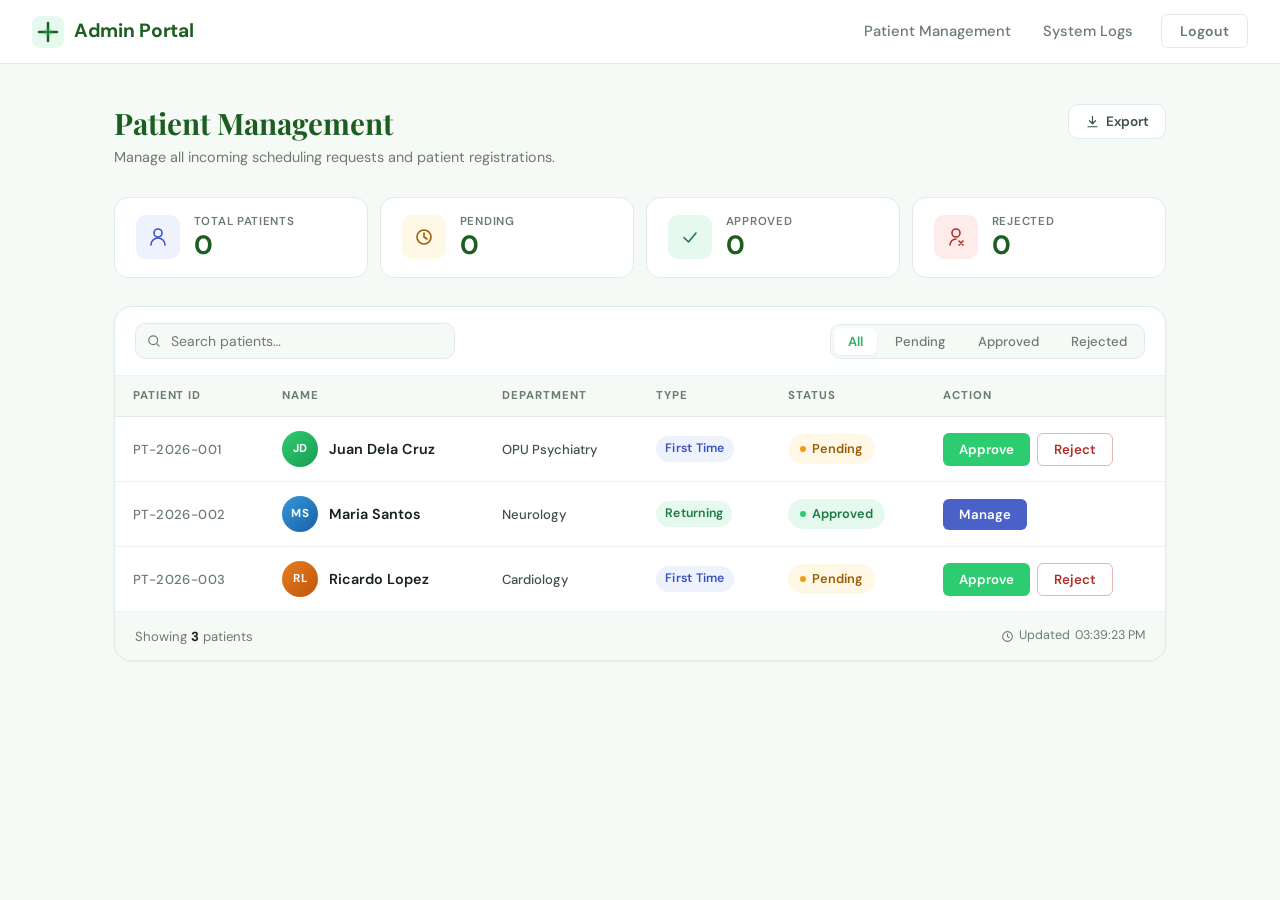
<file: pages/admin-dashboard.html>
<!doctype html>
<html lang="en">
  <head>
    <meta charset="UTF-8" />
    <meta name="viewport" content="width=device-width, initial-scale=1.0" />
    <title>Admin Portal | Dashboard</title>
    <link rel="stylesheet" href="../public/css/global.css" />
    <link rel="stylesheet" href="../public/css/navigation.css" />
    <link rel="stylesheet" href="../public/css/dashboard.css" />
  </head>
  <body class="bg-light">

    <!-- ── Navbar ── -->
    <nav class="navbar" id="navbar">
      <a class="logo" href="#">
        <svg class="logo-icon" viewBox="0 0 32 32" fill="none" xmlns="http://www.w3.org/2000/svg">
          <rect width="32" height="32" rx="8" fill="#2ecc71" fill-opacity=".12"/>
          <path d="M16 7v18M7 16h18" stroke="#1b5e20" stroke-width="2.5" stroke-linecap="round"/>
          <circle cx="16" cy="16" r="4" fill="#2ecc71" fill-opacity=".3"/>
        </svg>
        Admin Portal
      </a>

      <button class="hamburger" id="hamburger" aria-label="Toggle menu" aria-expanded="false">
        <span></span><span></span><span></span>
      </button>

      <ul class="nav-links" id="navLinks" role="list">
        <li><a href="admin-dashboard.html" class="active-nav">Patient Management</a></li>
        <li><a href="system-logs.html">System Logs</a></li>
        <li>
          <button class="btn-logout" onclick="window.location.href='../index.html'">Logout</button>
        </li>
      </ul>
    </nav>

    <!-- ── Toast ── -->
    <div class="toast" id="successToast" role="alert" aria-live="assertive">
      <span class="toast-icon">✓</span>
      <span class="toast-msg" id="toastMsg">Action completed successfully.</span>
    </div>

    <!-- ── Page ── -->
    <main class="page-wrapper">

      <!-- Page Header -->
      <header class="page-header">
        <div class="page-header-left">
          <h1 class="page-title">Patient Management</h1>
          <p class="page-subtitle">Manage all incoming scheduling requests and patient registrations.</p>
        </div>
        <div class="page-header-right">
          <button class="btn-export" id="exportBtn" title="Export table as CSV">
            <svg viewBox="0 0 20 20" fill="none" xmlns="http://www.w3.org/2000/svg">
              <path d="M10 3v10M6 9l4 4 4-4M4 17h12" stroke="currentColor" stroke-width="1.6" stroke-linecap="round" stroke-linejoin="round"/>
            </svg>
            Export
          </button>
        </div>
      </header>

      <!-- Summary Cards -->
      <div class="stat-grid" id="statGrid">
        <div class="stat-card">
          <div class="stat-icon icon-blue">
            <svg viewBox="0 0 20 20" fill="none"><path d="M10 10a4 4 0 1 0 0-8 4 4 0 0 0 0 8Zm-7 8a7 7 0 0 1 14 0" stroke="currentColor" stroke-width="1.6" stroke-linecap="round"/></svg>
          </div>
          <div>
            <p class="stat-label">Total Patients</p>
            <p class="stat-value" id="statTotal">0</p>
          </div>
        </div>
        <div class="stat-card">
          <div class="stat-icon icon-amber">
            <svg viewBox="0 0 20 20" fill="none"><circle cx="10" cy="10" r="7" stroke="currentColor" stroke-width="1.6"/><path d="M10 6v4l3 2" stroke="currentColor" stroke-width="1.6" stroke-linecap="round"/></svg>
          </div>
          <div>
            <p class="stat-label">Pending</p>
            <p class="stat-value" id="statPending">0</p>
          </div>
        </div>
        <div class="stat-card">
          <div class="stat-icon icon-green">
            <svg viewBox="0 0 20 20" fill="none"><path d="M4 10.5l4.5 4.5L16 6" stroke="currentColor" stroke-width="1.6" stroke-linecap="round" stroke-linejoin="round"/></svg>
          </div>
          <div>
            <p class="stat-label">Approved</p>
            <p class="stat-value" id="statApproved">0</p>
          </div>
        </div>
        <div class="stat-card">
          <div class="stat-icon icon-red">
            <svg viewBox="0 0 20 20" fill="none"><path d="M10 10a4 4 0 1 0 0-8 4 4 0 0 0 0 8ZM4 18a6 6 0 0 1 6-6" stroke="currentColor" stroke-width="1.6" stroke-linecap="round"/><path d="M13 14l4 4m0-4-4 4" stroke="currentColor" stroke-width="1.6" stroke-linecap="round"/></svg>
          </div>
          <div>
            <p class="stat-label">Rejected</p>
            <p class="stat-value" id="statRejected">0</p>
          </div>
        </div>
      </div>

      <!-- Table Card -->
      <div class="table-card">

        <!-- Toolbar -->
        <div class="table-toolbar">
          <div class="search-wrap">
            <svg class="search-icon" viewBox="0 0 20 20" fill="none">
              <circle cx="9" cy="9" r="5.5" stroke="currentColor" stroke-width="1.5"/>
              <path d="m13.5 13.5 3 3" stroke="currentColor" stroke-width="1.5" stroke-linecap="round"/>
            </svg>
            <input class="search-input" id="searchInput" type="search" placeholder="Search patients…" autocomplete="off" />
          </div>

          <div class="filter-group">
            <button class="filter-btn active" data-filter="all">All</button>
            <button class="filter-btn" data-filter="pending">Pending</button>
            <button class="filter-btn" data-filter="approved">Approved</button>
            <button class="filter-btn" data-filter="rejected">Rejected</button>
          </div>
        </div>

        <div class="table-responsive">
          <table class="data-table" id="patientTable">
            <thead>
              <tr>
                <th>Patient ID</th>
                <th>Name</th>
                <th>Department</th>
                <th>Type</th>
                <th>Status</th>
                <th>Action</th>
              </tr>
            </thead>
            <tbody id="patientBody">
              <tr data-id="PT-2026-001" data-status="pending">
                <td data-label="Patient ID">
                  <span class="patient-id">PT-2026-001</span>
                </td>
                <td data-label="Name">
                  <div class="patient-cell">
                    <div class="avatar av-a">JD</div>
                    <span class="patient-name">Juan Dela Cruz</span>
                  </div>
                </td>
                <td data-label="Department">
                  <span class="dept-tag">OPU Psychiatry</span>
                </td>
                <td data-label="Type">
                  <span class="type-badge first-time">First Time</span>
                </td>
                <td data-label="Status">
                  <span class="status-badge pending">
                    <span class="status-dot"></span>Pending
                  </span>
                </td>
                <td data-label="Action">
                  <div class="action-group">
                    <button class="btn-action approve-btn" title="Approve patient">Approve</button>
                    <button class="btn-action reject-btn" title="Reject patient">Reject</button>
                  </div>
                </td>
              </tr>
              <tr data-id="PT-2026-002" data-status="approved">
                <td data-label="Patient ID">
                  <span class="patient-id">PT-2026-002</span>
                </td>
                <td data-label="Name">
                  <div class="patient-cell">
                    <div class="avatar av-b">MS</div>
                    <span class="patient-name">Maria Santos</span>
                  </div>
                </td>
                <td data-label="Department">
                  <span class="dept-tag">Neurology</span>
                </td>
                <td data-label="Type">
                  <span class="type-badge returning">Returning</span>
                </td>
                <td data-label="Status">
                  <span class="status-badge approved">
                    <span class="status-dot"></span>Approved
                  </span>
                </td>
                <td data-label="Action">
                  <div class="action-group">
                    <button class="btn-action manage-btn" title="Manage patient">Manage</button>
                  </div>
                </td>
              </tr>
              <tr data-id="PT-2026-003" data-status="pending">
                <td data-label="Patient ID">
                  <span class="patient-id">PT-2026-003</span>
                </td>
                <td data-label="Name">
                  <div class="patient-cell">
                    <div class="avatar av-c">RL</div>
                    <span class="patient-name">Ricardo Lopez</span>
                  </div>
                </td>
                <td data-label="Department">
                  <span class="dept-tag">Cardiology</span>
                </td>
                <td data-label="Type">
                  <span class="type-badge first-time">First Time</span>
                </td>
                <td data-label="Status">
                  <span class="status-badge pending">
                    <span class="status-dot"></span>Pending
                  </span>
                </td>
                <td data-label="Action">
                  <div class="action-group">
                    <button class="btn-action approve-btn" title="Approve patient">Approve</button>
                    <button class="btn-action reject-btn" title="Reject patient">Reject</button>
                  </div>
                </td>
              </tr>
            </tbody>
          </table>
        </div>

        <!-- Empty state (hidden by default) -->
        <div class="empty-state" id="emptyState" hidden>
          <svg viewBox="0 0 64 64" fill="none" xmlns="http://www.w3.org/2000/svg">
            <circle cx="32" cy="32" r="28" fill="#e8f8f0"/>
            <path d="M22 32h20M32 22v20" stroke="#2ecc71" stroke-width="2.5" stroke-linecap="round"/>
          </svg>
          <p class="empty-title">No patients found</p>
          <p class="empty-sub">Try adjusting your search or filter.</p>
        </div>

        <!-- Table footer -->
        <div class="table-footer">
          <span class="row-count" id="rowCount">Showing <strong>3</strong> patients</span>
          <span class="last-updated-label">
            <svg viewBox="0 0 16 16" fill="none"><circle cx="8" cy="8" r="6" stroke="currentColor" stroke-width="1.3"/><path d="M8 5v3l2 1.5" stroke="currentColor" stroke-width="1.3" stroke-linecap="round"/></svg>
            Updated <span id="updatedTime">—</span>
          </span>
        </div>

      </div><!-- /table-card -->
    </main>

    <!-- Confirm Modal -->
    <div class="modal-overlay" id="confirmModal" role="dialog" aria-modal="true" aria-labelledby="modalTitle" hidden>
      <div class="modal-card">
        <div class="modal-icon" id="modalIcon">
          <svg viewBox="0 0 24 24" fill="none"><path d="M12 9v4m0 4h.01M10.29 3.86L1.82 18a2 2 0 0 0 1.71 3h16.94a2 2 0 0 0 1.71-3L13.71 3.86a2 2 0 0 0-3.42 0Z" stroke="currentColor" stroke-width="1.8" stroke-linecap="round" stroke-linejoin="round"/></svg>
        </div>
        <h3 class="modal-title" id="modalTitle">Confirm Action</h3>
        <p class="modal-body" id="modalBody">Are you sure?</p>
        <div class="modal-actions">
          <button class="btn-modal-cancel" id="modalCancel">Cancel</button>
          <button class="btn-modal-confirm" id="modalConfirm">Confirm</button>
        </div>
      </div>
    </div>

    <script src="../public/js/utils.js"></script>
    <script src="../public/js/navigation.js"></script>
    <script src="../public/js/dashboard.js"></script>
  </body>
</html>
</file>
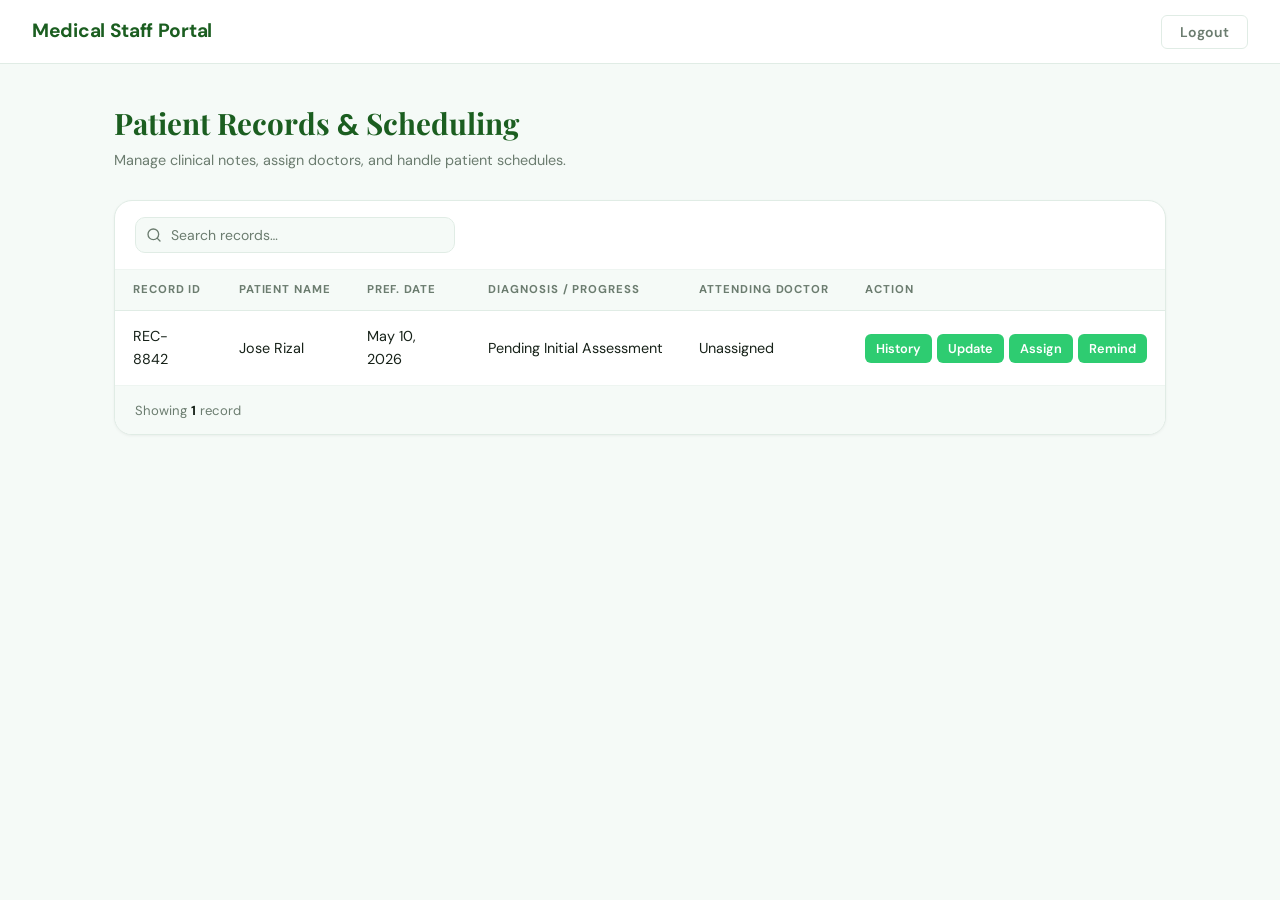
<file: pages/staff-dashboard.html>
<!doctype html>
<html lang="en">
  <head>
    <meta charset="UTF-8" />
    <meta name="viewport" content="width=device-width, initial-scale=1.0" />
    <title>Staff Portal | Patient Records</title>
    <link rel="stylesheet" href="../public/css/global.css" />
    <link rel="stylesheet" href="../public/css/navigation.css" />
    <link rel="stylesheet" href="../public/css/dashboard.css" />
    <link rel="stylesheet" href="../public/css/modal-export.css" />
    <link rel="stylesheet" href="../public/css/forms.css" />
  </head>
  <body class="bg-light">

    <!-- ── Navbar ── -->
    <nav class="navbar" id="navbar">
      <div class="logo">Medical Staff Portal</div>
      <ul class="nav-links" id="navLinks">
        <li>
          <button class="btn-logout" onclick="window.location.href = '../index.html'">Logout</button>
        </li>
      </ul>
    </nav>

    <!-- ── Page content ── -->
    <div class="page-wrapper">

      <div class="page-header">
        <div>
          <h2 class="page-title">Patient Records <span style="font-family:'DM Sans',sans-serif;font-weight:700;">&</span> Scheduling</h2>
          <p class="page-subtitle">Manage clinical notes, assign doctors, and handle patient schedules.</p>
        </div>
      </div>

      <div class="table-card">

        <div class="table-toolbar">
          <div class="search-wrap">
            <svg class="search-icon" viewBox="0 0 24 24" fill="none" stroke="currentColor" stroke-width="2" stroke-linecap="round" stroke-linejoin="round">
              <circle cx="11" cy="11" r="8"/><path d="m21 21-4.35-4.35"/>
            </svg>
            <input
              type="text"
              id="staffSearch"
              class="search-input"
              placeholder="Search records…"
            />
          </div>
        </div>

        <div class="table-responsive" id="staffTableWrap">
          <table class="data-table" id="recordsTable">
            <thead>
              <tr>
                <th>Record ID</th>
                <th>Patient Name</th>
                <th>Pref. Date</th>
                <th>Diagnosis / Progress</th>
                <th>Attending Doctor</th>
                <th>Action</th>
              </tr>
            </thead>
            <tbody id="recordsBody">
              <tr data-id="REC-8842" data-prefdate="2026-05-10" data-assigneddate="">
                <td data-label="Record ID">REC-8842</td>
                <td data-label="Name">Jose Rizal</td>
                <td data-label="Pref. Date">May 10, 2026</td>
                <td data-label="Diagnosis">Pending Initial Assessment</td>
                <td data-label="Attending">Unassigned</td>
                <td data-label="Action">
                  <div class="action-group">
                    <button class="btn-action view-btn">History</button>
                    <button class="btn-action update-btn">Update</button>
                    <button class="btn-action assign-btn">Assign</button>
                    <button class="btn-action remind-btn">Remind</button>
                  </div>
                </td>
              </tr>
            </tbody>
          </table>
        </div>

        <div class="table-footer">
          <p class="row-count" id="rowCount">Showing <strong>1</strong> record</p>
        </div>

      </div><!-- /.table-card -->
    </div><!-- /.page-wrapper -->

    <!-- ── Action Modal ── -->
    <div id="actionModal" class="modal-overlay">
      <div class="modal-box">

        <div class="print-header">
          <div class="print-header-inner">
            <div class="print-header-content">
              <h3 id="modalTitle" class="print-clinic-name">Patient Record Details</h3>
              <p id="modalPatientInfo" class="print-ref"></p>
            </div>
          </div>
        </div>

        <div class="print-body">

          <!-- History -->
          <div id="viewSection">
            <div class="print-section">
              <p class="print-section-title">Past Medical Consultations</p>
              <div class="print-value" id="historyContent"></div>
            </div>
          </div>

          <!-- Update -->
          <div id="updateSection">
            <div class="print-section">
              <p class="print-section-title">New Progress Note</p>
              <textarea id="progressInput" rows="5" placeholder="Enter clinical observations, medication updates…"></textarea>
            </div>
          </div>

          <!-- Assign -->
          <div id="assignSection">
            <div class="print-section">
              <p class="print-section-title">Doctor Assignment & Scheduling</p>

              <div class="form-group">
                <label>Patient's Preferred Date</label>
                <input type="date" id="prefDate" readonly />
              </div>

              <div class="form-group">
                <label>Select Available Doctor</label>
                <select id="doctorSelect">
                  <option value="">-- Choose a Doctor --</option>
                  <option value="Dr. Alonzo" data-avail="2026-05-10">Dr. Alonzo (Avail: May 10)</option>
                  <option value="Dr. Reyes"  data-avail="2026-05-12">Dr. Reyes (Avail: May 12)</option>
                  <option value="Dr. Santos" data-avail="2026-05-15">Dr. Santos (Avail: May 15)</option>
                </select>
              </div>

              <div class="form-group">
                <label>Scheduled Appointment Date</label>
                <input type="date" id="assignedDate" readonly />
              </div>

              <div class="form-group">
                <label>Notification Method (if mismatch occurs)</label>
                <select id="notifyMethod">
                  <option value="Email">Email</option>
                  <option value="SMS">SMS Text Message</option>
                  <option value="Email & SMS">Both Email & SMS</option>
                </select>
              </div>

              <!-- Mismatch warning banner (hidden until needed) -->
              <div id="mismatchBanner" style="display:none; margin-top:10px; padding:10px 14px; background:#fff8e6; border:1px solid #f5c45e; border-radius:6px; font-size:.85rem; color:#7a4f00; line-height:1.5;"></div>
            </div>
          </div>

          <!-- Remind -->
          <div id="remindSection">
            <div class="print-section">
              <p class="print-section-title">Schedule Automated Reminder</p>

              <div class="form-group">
                <label>Current Scheduled Date</label>
                <input type="text" id="remindDateDisplay" readonly />
              </div>

              <div class="form-group">
                <label>Send Reminder</label>
                <select id="remindInterval">
                  <option value="3 days">3 Days Before Schedule</option>
                  <option value="2 days">2 Days Before Schedule</option>
                  <option value="1 day">1 Day Before Schedule</option>
                </select>
              </div>

              <div class="form-group">
                <label>Notification Method</label>
                <select id="remindMethod">
                  <option value="Email">Email</option>
                  <option value="SMS">SMS Text Message</option>
                  <option value="Email & SMS">Both Email & SMS</option>
                </select>
              </div>
            </div>
          </div>

        </div><!-- /.print-body -->

        <div class="modal-actions">
          <button id="saveBtn"    class="btn-confirm-close">Save Changes</button>
          <button id="closeModal" class="btn-export">Close Window</button>
        </div>

      </div><!-- /.modal-box -->
    </div><!-- /#actionModal -->

    <!-- ── Toast ── -->
    <div class="toast" id="successToast" role="alert" aria-live="polite">
      <span class="toast-icon">✓</span>
      <span id="toastMsg">Action completed successfully.</span>
    </div>

    <script src="../public/js/utils.js"></script>
    <script src="../public/js/navigation.js"></script>
    <script src="../public/js/dashboard.js"></script>
    <script src="../public/js/staff-logic.js"></script>
  </body>
</html>
</file>
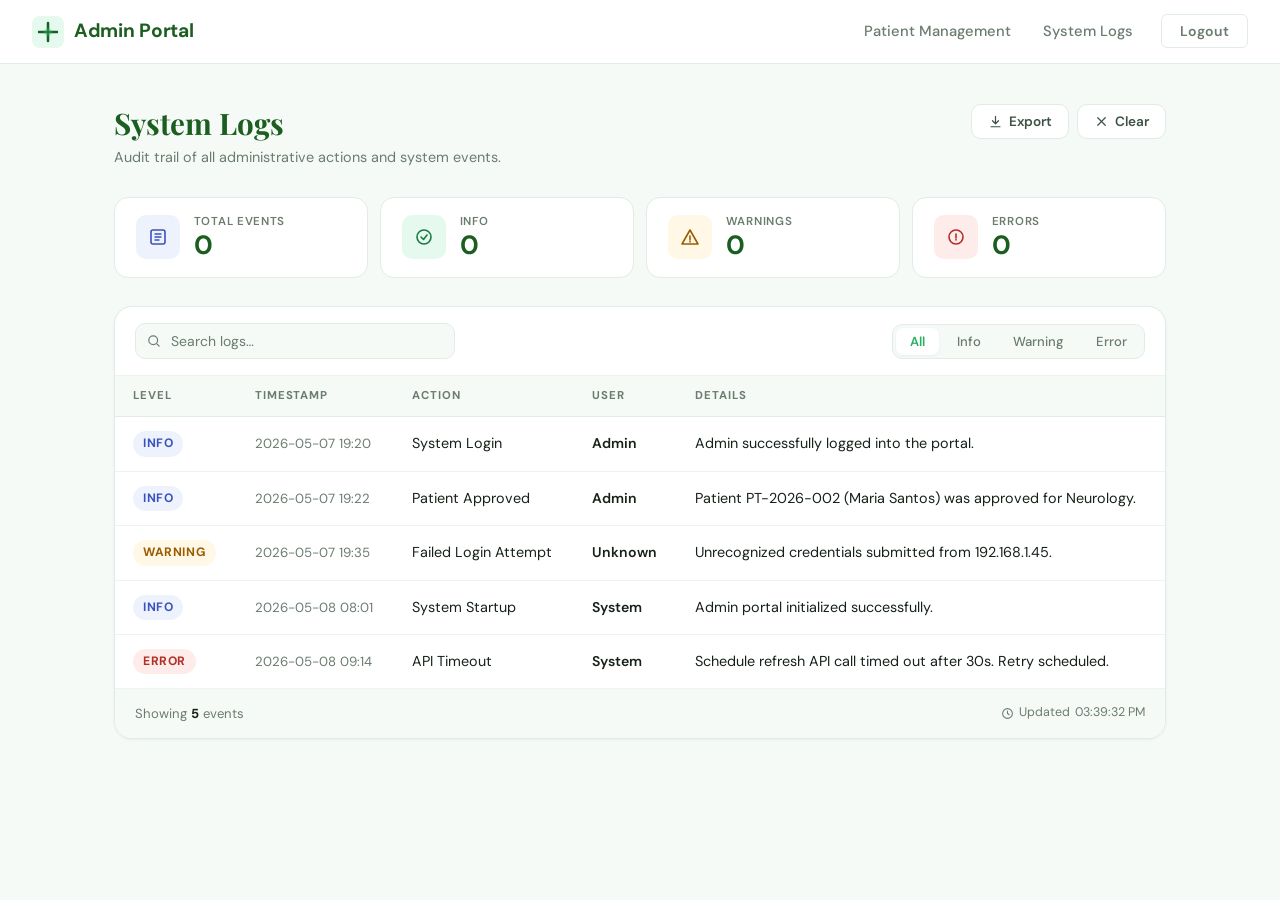
<file: pages/system-logs.html>
<!doctype html>
<html lang="en">
  <head>
    <meta charset="UTF-8" />
    <meta name="viewport" content="width=device-width, initial-scale=1.0" />
    <title>Admin Portal | System Logs</title>
    <link rel="stylesheet" href="../public/css/global.css" />
    <link rel="stylesheet" href="../public/css/navigation.css" />
    <link rel="stylesheet" href="../public/css/dashboard.css" />
  </head>
  <body class="bg-light">

    <!-- ── Navbar ── -->
    <nav class="navbar" id="navbar">
      <a class="logo" href="#">
        <svg class="logo-icon" viewBox="0 0 32 32" fill="none" xmlns="http://www.w3.org/2000/svg">
          <rect width="32" height="32" rx="8" fill="#2ecc71" fill-opacity=".12"/>
          <path d="M16 7v18M7 16h18" stroke="#1b5e20" stroke-width="2.5" stroke-linecap="round"/>
          <circle cx="16" cy="16" r="4" fill="#2ecc71" fill-opacity=".3"/>
        </svg>
        Admin Portal
      </a>

      <button class="hamburger" id="hamburger" aria-label="Toggle menu" aria-expanded="false">
        <span></span><span></span><span></span>
      </button>

      <ul class="nav-links" id="navLinks" role="list">
        <li><a href="admin-dashboard.html">Patient Management</a></li>
        <li><a href="system-logs.html" class="active-nav">System Logs</a></li>
        <li>
          <button class="btn-logout" onclick="window.location.href='../index.html'">Logout</button>
        </li>
      </ul>
    </nav>

    <!-- ── Page ── -->
    <main class="page-wrapper">

      <!-- Page Header -->
      <header class="page-header">
        <div class="page-header-left">
          <h1 class="page-title">System Logs</h1>
          <p class="page-subtitle">Audit trail of all administrative actions and system events.</p>
        </div>
        <div class="page-header-right">
          <button class="btn-export" id="exportBtn" title="Export logs as CSV">
            <svg viewBox="0 0 20 20" fill="none" xmlns="http://www.w3.org/2000/svg">
              <path d="M10 3v10M6 9l4 4 4-4M4 17h12" stroke="currentColor" stroke-width="1.6" stroke-linecap="round" stroke-linejoin="round"/>
            </svg>
            Export
          </button>
          <button class="btn-clear-logs" id="clearLogsBtn" title="Clear all logs">
            <svg viewBox="0 0 20 20" fill="none" xmlns="http://www.w3.org/2000/svg">
              <path d="M5 5l10 10M15 5 5 15" stroke="currentColor" stroke-width="1.6" stroke-linecap="round"/>
            </svg>
            Clear
          </button>
        </div>
      </header>

      <!-- Log Stats -->
      <div class="stat-grid" id="statGrid">
        <div class="stat-card">
          <div class="stat-icon icon-blue">
            <svg viewBox="0 0 20 20" fill="none"><rect x="3" y="3" width="14" height="14" rx="2" stroke="currentColor" stroke-width="1.6"/><path d="M7 7h6M7 10h6M7 13h4" stroke="currentColor" stroke-width="1.4" stroke-linecap="round"/></svg>
          </div>
          <div>
            <p class="stat-label">Total Events</p>
            <p class="stat-value" id="statTotal">0</p>
          </div>
        </div>
        <div class="stat-card">
          <div class="stat-icon icon-green">
            <svg viewBox="0 0 20 20" fill="none"><circle cx="10" cy="10" r="7" stroke="currentColor" stroke-width="1.6"/><path d="M7 10l2.5 2.5L13 8" stroke="currentColor" stroke-width="1.6" stroke-linecap="round" stroke-linejoin="round"/></svg>
          </div>
          <div>
            <p class="stat-label">Info</p>
            <p class="stat-value" id="statInfo">0</p>
          </div>
        </div>
        <div class="stat-card">
          <div class="stat-icon icon-amber">
            <svg viewBox="0 0 20 20" fill="none"><path d="M10 3L2 17h16L10 3Z" stroke="currentColor" stroke-width="1.6" stroke-linejoin="round"/><path d="M10 9v4M10 14.5v.5" stroke="currentColor" stroke-width="1.6" stroke-linecap="round"/></svg>
          </div>
          <div>
            <p class="stat-label">Warnings</p>
            <p class="stat-value" id="statWarning">0</p>
          </div>
        </div>
        <div class="stat-card">
          <div class="stat-icon icon-red">
            <svg viewBox="0 0 20 20" fill="none"><circle cx="10" cy="10" r="7" stroke="currentColor" stroke-width="1.6"/><path d="M10 7v4M10 12.5v.5" stroke="currentColor" stroke-width="1.6" stroke-linecap="round"/></svg>
          </div>
          <div>
            <p class="stat-label">Errors</p>
            <p class="stat-value" id="statError">0</p>
          </div>
        </div>
      </div>

      <!-- Table Card -->
      <div class="table-card">

        <!-- Toolbar -->
        <div class="table-toolbar">
          <div class="search-wrap">
            <svg class="search-icon" viewBox="0 0 20 20" fill="none">
              <circle cx="9" cy="9" r="5.5" stroke="currentColor" stroke-width="1.5"/>
              <path d="m13.5 13.5 3 3" stroke="currentColor" stroke-width="1.5" stroke-linecap="round"/>
            </svg>
            <input class="search-input" id="searchInput" type="search" placeholder="Search logs…" autocomplete="off" />
          </div>

          <div class="filter-group">
            <button class="filter-btn active" data-filter="all">All</button>
            <button class="filter-btn" data-filter="info">Info</button>
            <button class="filter-btn" data-filter="warning">Warning</button>
            <button class="filter-btn" data-filter="error">Error</button>
          </div>
        </div>

        <div class="table-responsive">
          <table class="data-table" id="logsTable">
            <thead>
              <tr>
                <th>Level</th>
                <th>Timestamp</th>
                <th>Action</th>
                <th>User</th>
                <th>Details</th>
              </tr>
            </thead>
            <tbody id="logsBody">
              <tr data-level="info">
                <td data-label="Level"><span class="log-badge log-info">Info</span></td>
                <td data-label="Timestamp"><span class="log-time">2026-05-07 19:20</span></td>
                <td data-label="Action">System Login</td>
                <td data-label="User"><span class="log-user">Admin</span></td>
                <td data-label="Details">Admin successfully logged into the portal.</td>
              </tr>
              <tr data-level="info">
                <td data-label="Level"><span class="log-badge log-info">Info</span></td>
                <td data-label="Timestamp"><span class="log-time">2026-05-07 19:22</span></td>
                <td data-label="Action">Patient Approved</td>
                <td data-label="User"><span class="log-user">Admin</span></td>
                <td data-label="Details">Patient PT-2026-002 (Maria Santos) was approved for Neurology.</td>
              </tr>
              <tr data-level="warning">
                <td data-label="Level"><span class="log-badge log-warning">Warning</span></td>
                <td data-label="Timestamp"><span class="log-time">2026-05-07 19:35</span></td>
                <td data-label="Action">Failed Login Attempt</td>
                <td data-label="User"><span class="log-user">Unknown</span></td>
                <td data-label="Details">Unrecognized credentials submitted from 192.168.1.45.</td>
              </tr>
              <tr data-level="info">
                <td data-label="Level"><span class="log-badge log-info">Info</span></td>
                <td data-label="Timestamp"><span class="log-time">2026-05-08 08:01</span></td>
                <td data-label="Action">System Startup</td>
                <td data-label="User"><span class="log-user">System</span></td>
                <td data-label="Details">Admin portal initialized successfully.</td>
              </tr>
              <tr data-level="error">
                <td data-label="Level"><span class="log-badge log-error">Error</span></td>
                <td data-label="Timestamp"><span class="log-time">2026-05-08 09:14</span></td>
                <td data-label="Action">API Timeout</td>
                <td data-label="User"><span class="log-user">System</span></td>
                <td data-label="Details">Schedule refresh API call timed out after 30s. Retry scheduled.</td>
              </tr>
            </tbody>
          </table>
        </div>

        <!-- Empty state -->
        <div class="empty-state" id="emptyState" hidden>
          <svg viewBox="0 0 64 64" fill="none" xmlns="http://www.w3.org/2000/svg">
            <circle cx="32" cy="32" r="28" fill="#e8f8f0"/>
            <rect x="18" y="20" width="28" height="24" rx="3" stroke="#2ecc71" stroke-width="2"/>
            <path d="M24 28h16M24 33h10" stroke="#2ecc71" stroke-width="2" stroke-linecap="round"/>
          </svg>
          <p class="empty-title">No logs found</p>
          <p class="empty-sub">Try adjusting your search or filter.</p>
        </div>

        <!-- Footer -->
        <div class="table-footer">
          <span class="row-count" id="rowCount">Showing <strong>5</strong> events</span>
          <span class="last-updated-label">
            <svg viewBox="0 0 16 16" fill="none"><circle cx="8" cy="8" r="6" stroke="currentColor" stroke-width="1.3"/><path d="M8 5v3l2 1.5" stroke="currentColor" stroke-width="1.3" stroke-linecap="round"/></svg>
            Updated <span id="updatedTime">—</span>
          </span>
        </div>

      </div><!-- /table-card -->
    </main>

    <script src="../public/js/utils.js"></script>
    <script src="../public/js/navigation.js"></script>
    <script src="../public/js/logs.js"></script>
  </body>
</html>
</file>
<file: public/css/global.css>
/* global.css */
@import url('https://fonts.googleapis.com/css2?family=DM+Sans:ital,opsz,wght@0,9..40,300;0,9..40,400;0,9..40,500;0,9..40,600;1,9..40,400&family=Playfair+Display:wght@600;700&display=swap');

/* ── Design tokens ── */
:root {
  --primary-green:  #2ecc71;
  --dark-green:     #27ae60;
  --deep-green:     #1b5e20;
  --white:          #ffffff;
  --light-bg:       #f5faf7;
  --surface:        #ffffff;
  --border-color:   #e0ece5;
  --border-light:   #eef5f1;
  --brand-blue:     #4a62c7;
  --muted:          #6b7c6f;
  --text:           #162118;
  --text-soft:      #3d5244;

  --radius-sm:  6px;
  --radius-md:  10px;
  --radius-lg:  14px;
  --radius-xl:  18px;

  --shadow-xs:  0 1px 3px rgba(0,0,0,.05);
  --shadow-sm:  0 2px 8px rgba(0,0,0,.07);
  --shadow-md:  0 4px 18px rgba(0,0,0,.08);
  --shadow-lg:  0 8px 32px rgba(0,0,0,.10);

  --transition: .22s cubic-bezier(.4, 0, .2, 1);
}

/* ── Reset ── */
*, *::before, *::after {
  margin: 0;
  padding: 0;
  box-sizing: border-box;
}

html {
  scroll-behavior: smooth;
  -webkit-font-smoothing: antialiased;
  -moz-osx-font-smoothing: grayscale;
}

body {
  font-family: 'DM Sans', 'Segoe UI', system-ui, sans-serif;
  background-color: var(--light-bg);
  color: var(--text);
  line-height: 1.6;
  font-size: 15px;
}

/* ── Typography ── */
h1, h2, h3 {
  font-family: 'Playfair Display', Georgia, serif;
  font-weight: 700;
  color: var(--deep-green);
  line-height: 1.25;
}

/* ── Background helper ── */
.bg-light { background-color: var(--light-bg); }

/* ── Utility ── */
.muted { color: var(--muted); font-size: .85rem; }

.icon-sm { width: 16px; height: 16px; flex-shrink: 0; }

/* ── Toast notification ── */
.toast {
  position: fixed;
  bottom: 1.75rem;
  right: 1.75rem;
  z-index: 9999;
  display: none;
  align-items: center;
  gap: 10px;
  background: var(--deep-green);
  color: var(--white);
  padding: 13px 20px;
  border-radius: var(--radius-lg);
  font-size: .9rem;
  font-weight: 500;
  box-shadow: var(--shadow-lg);
  transform: translateY(10px);
  opacity: 0;
  transition: transform .3s cubic-bezier(.34,1.56,.64,1), opacity .3s ease;
  max-width: 340px;
}

.toast.show {
  opacity: 1;
  transform: translateY(0);
}

.toast-icon {
  width: 22px;
  height: 22px;
  border-radius: 50%;
  background: rgba(255,255,255,.18);
  display: flex;
  align-items: center;
  justify-content: center;
  font-size: .85rem;
  flex-shrink: 0;
}

/* ── Live clock ── */
.live-clock-block {
  display: flex;
  flex-direction: column;
  align-items: flex-end;
  gap: 2px;
}

.clock-time {
  font-size: 1.4rem;
  font-weight: 600;
  color: var(--deep-green);
  letter-spacing: -.5px;
  font-variant-numeric: tabular-nums;
}

.clock-date {
  font-size: .78rem;
  color: var(--muted);
}

.live-label {
  display: inline-flex;
  align-items: center;
  gap: 5px;
  font-size: .7rem;
  font-weight: 600;
  color: var(--dark-green);
  text-transform: uppercase;
  letter-spacing: .07em;
}

.live-dot {
  width: 7px;
  height: 7px;
  border-radius: 50%;
  background: var(--primary-green);
  display: inline-block;
  animation: pulse-live 1.8s ease-in-out infinite;
}

@keyframes pulse-live {
  0%, 100% { opacity: 1;   transform: scale(1); }
  50%       { opacity: .3; transform: scale(.55); }
}

/* ── Modal overlay ── */
.modal-overlay {
  position: fixed;
  inset: 0;
  z-index: 500;
  background: rgba(15, 30, 20, .45);
  backdrop-filter: blur(3px);
  display: flex;
  align-items: center;
  justify-content: center;
  padding: 1rem;
  animation: fadeIn .18s ease;
}

.modal-overlay[hidden] { display: none; }

@keyframes fadeIn { from { opacity: 0; } to { opacity: 1; } }

.modal-card {
  background: var(--white);
  border-radius: var(--radius-xl);
  padding: 2rem;
  width: 100%;
  max-width: 400px;
  box-shadow: var(--shadow-lg);
  animation: slideUp .22s cubic-bezier(.34,1.56,.64,1);
  text-align: center;
}

@keyframes slideUp {
  from { transform: translateY(16px); opacity: 0; }
  to   { transform: translateY(0);    opacity: 1; }
}

.modal-icon {
  width: 52px;
  height: 52px;
  border-radius: 50%;
  background: #fff8e6;
  color: #e67e22;
  display: flex;
  align-items: center;
  justify-content: center;
  margin: 0 auto 1rem;
}

.modal-icon svg { width: 26px; height: 26px; }

.modal-icon.danger-icon {
  background: #fdecea;
  color: #e74c3c;
}

.modal-title {
  font-size: 1.15rem;
  font-family: 'DM Sans', sans-serif;
  font-weight: 700;
  color: var(--text);
  margin-bottom: .5rem;
}

.modal-body {
  font-size: .92rem;
  color: var(--muted);
  margin-bottom: 1.5rem;
  line-height: 1.5;
}

.modal-actions {
  display: flex;
  gap: 10px;
  justify-content: center;
}

.btn-modal-cancel {
  flex: 1;
  padding: 10px 0;
  background: var(--light-bg);
  border: 1px solid var(--border-color);
  border-radius: var(--radius-md);
  font-family: inherit;
  font-size: .9rem;
  font-weight: 600;
  color: var(--muted);
  cursor: pointer;
  transition: background var(--transition), color var(--transition);
}

.btn-modal-cancel:hover { background: var(--border-color); color: var(--text); }

.btn-modal-confirm {
  flex: 1;
  padding: 10px 0;
  background: var(--primary-green);
  border: none;
  border-radius: var(--radius-md);
  font-family: inherit;
  font-size: .9rem;
  font-weight: 600;
  color: var(--white);
  cursor: pointer;
  transition: background var(--transition), box-shadow var(--transition);
}

.btn-modal-confirm:hover {
  background: var(--dark-green);
  box-shadow: 0 4px 14px rgba(46,204,113,.3);
}

.btn-modal-confirm.danger { background: #e74c3c; }
.btn-modal-confirm.danger:hover { background: #c0392b; box-shadow: 0 4px 14px rgba(231,76,60,.3); }

/* ── Scroll bar ── */
::-webkit-scrollbar { width: 6px; height: 6px; }
::-webkit-scrollbar-track { background: transparent; }
::-webkit-scrollbar-thumb { background: var(--border-color); border-radius: 3px; }
::-webkit-scrollbar-thumb:hover { background: #b4ccbb; }
</file>
<file: public/css/navigation.css>
/* navigation.css */

.navbar {
  position: sticky;
  top: 0;
  z-index: 200;
  display: flex;
  align-items: center;
  justify-content: space-between;
  padding: 0 2rem;
  height: 64px;
  background: rgba(255, 255, 255, 0.94);
  backdrop-filter: blur(16px);
  -webkit-backdrop-filter: blur(16px);
  border-bottom: 1px solid var(--border-color);
  transition: box-shadow var(--transition);
}

.navbar.scrolled {
  box-shadow: var(--shadow-md);
}

/* ── Logo ── */
.logo {
  display: flex;
  align-items: center;
  gap: 10px;
  text-decoration: none;
  font-size: 1.2rem;
  font-weight: 700;
  color: var(--deep-green);
  letter-spacing: -.3px;
  flex-shrink: 0;
  height: 64px;
  overflow: hidden;
}

.logo-icon {
  width: 32px;
  height: 32px;
  flex-shrink: 0;
}

.logo img,
.logo-img {
  display: block;
  height: 48px;
  max-height: 48px;
  width: auto;
  object-fit: contain;
  flex-shrink: 0;
}

/* ── Nav links ── */
.nav-links {
  display: flex;
  align-items: center;
  list-style: none;
  gap: 4px;
  margin: 0;
}

.nav-links li {
  display: flex;
  align-items: center;
}

.nav-links a {
  display: block;
  padding: 7px 14px;
  text-decoration: none;
  color: var(--muted);
  font-size: .92rem;
  font-weight: 500;
  border-radius: var(--radius-sm);
  transition: color var(--transition), background var(--transition);
}

.nav-links a:hover {
  color: var(--dark-green);
  background: var(--border-light);
}

.nav-links a.active-nav {
  color: var(--muted);
  font-weight: 500;
}

/* ── Shared base for Login / Logout buttons ── */
.btn-login,
.btn-logout {
  margin-left: 10px;
  padding: 7px 18px;
  background: transparent;
  border: 1.5px solid var(--border-color);
  color: var(--muted);
  border-radius: var(--radius-sm);
  cursor: pointer;
  font-weight: 600;
  font-size: .88rem;
  font-family: inherit;
  transition: background var(--transition), color var(--transition), border-color var(--transition);
}

/* ── Login button → green on hover ── */
.btn-login:hover {
  background: rgba(46, 204, 113, .1);
  border-color: var(--primary-green);
  color: var(--dark-green);
}

/* ── Logout button → red on hover ── */
.btn-logout:hover {
  background: #fdecea;
  border-color: #e74c3c;
  color: #c0392b;
}

/* ── Hamburger ── */
.hamburger {
  display: none;
  flex-direction: column;
  justify-content: center;
  align-items: center;
  gap: 5px;
  width: 36px;
  height: 36px;
  background: none;
  border: none;
  cursor: pointer;
  padding: 4px;
  border-radius: var(--radius-sm);
  transition: background var(--transition);
}

.hamburger:hover { background: var(--light-bg); }

.hamburger span {
  display: block;
  width: 22px;
  height: 2px;
  background: var(--deep-green);
  border-radius: 2px;
  transition: transform .3s ease, opacity .3s ease, width .3s ease;
  transform-origin: center;
}

.hamburger.open span:nth-child(1) { transform: translateY(7px) rotate(45deg); }
.hamburger.open span:nth-child(2) { opacity: 0; width: 0; }
.hamburger.open span:nth-child(3) { transform: translateY(-7px) rotate(-45deg); }

/* ── Mobile ── */
@media (max-width: 768px) {
  .navbar { padding: 0 1.2rem; }

  .hamburger { display: flex; }

  .nav-links {
    display: none;
    flex-direction: column;
    align-items: stretch;
    position: absolute;
    top: 64px;
    left: 0;
    right: 0;
    background: var(--white);
    padding: 1rem 1.2rem 1.5rem;
    border-bottom: 1px solid var(--border-color);
    box-shadow: var(--shadow-md);
    gap: 4px;
  }

  .nav-links.active { display: flex; }

  .nav-links a {
    font-size: 1rem;
    padding: 10px 14px;
  }

  .btn-login,
  .btn-logout {
    margin-left: 0;
    width: 100%;
    margin-top: 4px;
    text-align: center;
    padding: 10px 18px;
  }
}
</file>
<file: public/css/dashboard.css>
/* dashboard.css */

/* ── Page wrapper ── */
.page-wrapper {
  max-width: 1100px;
  margin: 0 auto;
  padding: 2.5rem 1.5rem 4rem;
  animation: pageIn .3s ease both;
}

@keyframes pageIn {
  from { opacity: 0; transform: translateY(10px); }
  to   { opacity: 1; transform: translateY(0); }
}

/* ── Page header ── */
.page-header {
  display: flex;
  align-items: flex-start;
  justify-content: space-between;
  flex-wrap: wrap;
  gap: 1rem;
  margin-bottom: 1.75rem;
}

.page-header-right {
  display: flex;
  align-items: center;
  gap: 8px;
  flex-shrink: 0;
}

.page-title {
  font-size: 1.85rem;
  color: var(--deep-green);
  margin-bottom: .3rem;
}

.page-subtitle {
  font-size: .9rem;
  color: var(--muted);
  font-weight: 400;
}

/* ── Export / utility header buttons ── */
.btn-export,
.btn-clear-logs {
  display: inline-flex;
  align-items: center;
  gap: 6px;
  padding: 8px 16px;
  background: var(--white);
  border: 1.5px solid var(--border-color);
  border-radius: var(--radius-md);
  font-family: inherit;
  font-size: .85rem;
  font-weight: 600;
  color: var(--text-soft);
  cursor: pointer;
  transition: background var(--transition), border-color var(--transition), color var(--transition), box-shadow var(--transition);
}

.btn-export svg,
.btn-clear-logs svg { width: 15px; height: 15px; }

.btn-export:hover {
  background: var(--light-bg);
  border-color: var(--primary-green);
  color: var(--dark-green);
}

.btn-clear-logs:hover {
  background: #fdecea;
  border-color: #e74c3c;
  color: #c0392b;
}

/* ── Stat cards (admin dashboard) ── */
.stat-grid {
  display: grid;
  grid-template-columns: repeat(auto-fit, minmax(175px, 1fr));
  gap: 12px;
  margin-bottom: 1.75rem;
}

.stat-card {
  background: var(--white);
  border: 1px solid var(--border-color);
  border-radius: var(--radius-lg);
  padding: 1.1rem 1.3rem;
  display: flex;
  align-items: center;
  gap: 14px;
  transition: box-shadow var(--transition), transform var(--transition);
  animation: cardIn .35s ease both;
}

.stat-card:nth-child(1) { animation-delay: .04s; }
.stat-card:nth-child(2) { animation-delay: .08s; }
.stat-card:nth-child(3) { animation-delay: .12s; }
.stat-card:nth-child(4) { animation-delay: .16s; }

@keyframes cardIn {
  from { opacity: 0; transform: translateY(8px); }
  to   { opacity: 1; transform: translateY(0); }
}

.stat-card:hover {
  box-shadow: var(--shadow-md);
  transform: translateY(-2px);
}

.stat-icon {
  width: 44px;
  height: 44px;
  border-radius: var(--radius-md);
  display: flex;
  align-items: center;
  justify-content: center;
  flex-shrink: 0;
}

.stat-icon svg { width: 20px; height: 20px; }

.icon-green { background: #e6f9ef; color: #1a7a40; }
.icon-amber { background: #fff8e6; color: #9a5c00; }
.icon-blue  { background: #eef2fc; color: #3a52c0; }
.icon-red   { background: #fdecea; color: #b03028; }

.stat-label {
  font-size: .72rem;
  font-weight: 600;
  text-transform: uppercase;
  letter-spacing: .06em;
  color: var(--muted);
  margin-bottom: 4px;
  line-height: 1;
}

.stat-value {
  font-size: 1.65rem;
  font-weight: 700;
  color: var(--deep-green);
  line-height: 1;
  font-variant-numeric: tabular-nums;
  font-family: 'DM Sans', sans-serif;
}

/* ── Table card ── */
.table-card {
  background: var(--white);
  border: 1px solid var(--border-color);
  border-radius: var(--radius-xl);
  overflow: hidden;
  box-shadow: var(--shadow-xs);
}

/* ── Toolbar ── */
.table-toolbar {
  display: flex;
  align-items: center;
  justify-content: space-between;
  flex-wrap: wrap;
  gap: 12px;
  padding: 1rem 1.25rem;
  border-bottom: 1px solid var(--border-light);
}

.search-wrap {
  position: relative;
  flex: 1;
  min-width: 180px;
  max-width: 320px;
}

.search-icon {
  position: absolute;
  left: 11px;
  top: 50%;
  transform: translateY(-50%);
  width: 16px;
  height: 16px;
  color: var(--muted);
  pointer-events: none;
}

.search-input {
  width: 100%;
  padding: 8px 12px 8px 35px;
  border: 1.5px solid var(--border-color);
  border-radius: var(--radius-md);
  font-family: inherit;
  font-size: .875rem;
  color: var(--text);
  background: var(--light-bg);
  transition: border-color var(--transition), background var(--transition), box-shadow var(--transition);
  outline: none;
}

.search-input::placeholder { color: var(--muted); }

.search-input:focus {
  border-color: var(--primary-green);
  background: var(--white);
  box-shadow: 0 0 0 3px rgba(46, 204, 113, .12);
}

/* ── Filter buttons ── */
.filter-group {
  display: flex;
  gap: 4px;
  background: var(--light-bg);
  border: 1px solid var(--border-color);
  border-radius: var(--radius-md);
  padding: 3px;
}

.filter-btn {
  padding: 5px 14px;
  background: none;
  border: none;
  border-radius: calc(var(--radius-md) - 3px);
  font-family: inherit;
  font-size: .82rem;
  font-weight: 500;
  color: var(--muted);
  cursor: pointer;
  white-space: nowrap;
  transition: background var(--transition), color var(--transition), box-shadow var(--transition);
}

.filter-btn:hover { color: var(--text-soft); }

.filter-btn.active {
  background: var(--white);
  color: var(--dark-green);
  font-weight: 600;
  box-shadow: var(--shadow-xs);
}

/* ── Responsive table ── */
.table-responsive {
  width: 100%;
  overflow-x: auto;
  -webkit-overflow-scrolling: touch;
}

/* ── Data table ── */
.data-table {
  width: 100%;
  border-collapse: collapse;
}

.data-table thead tr {
  background: var(--light-bg);
  border-bottom: 1px solid var(--border-color);
}

.data-table th {
  padding: 11px 18px;
  text-align: left;
  font-size: .71rem;
  font-weight: 700;
  text-transform: uppercase;
  letter-spacing: .08em;
  color: var(--muted);
  white-space: nowrap;
}

.data-table td {
  padding: 14px 18px;
  border-bottom: 1px solid var(--border-light);
  font-size: .9rem;
  vertical-align: middle;
}

.data-table tbody tr:last-child td { border-bottom: none; }
.data-table tbody tr { transition: background var(--transition); }
.data-table tbody tr:hover { background: #f8fcfa; }
.data-table tbody tr.row-hidden { display: none; }

/* ── Patient / doctor cell ── */
.patient-cell,
.doctor-cell {
  display: flex;
  align-items: center;
  gap: 11px;
}

.avatar {
  width: 36px;
  height: 36px;
  border-radius: 50%;
  display: flex;
  align-items: center;
  justify-content: center;
  font-weight: 700;
  font-size: .72rem;
  letter-spacing: .04em;
  flex-shrink: 0;
  color: var(--white);
}

.av-a { background: linear-gradient(135deg, #2ecc71, #1a9c52); }
.av-b { background: linear-gradient(135deg, #3498db, #1a5fa5); }
.av-c { background: linear-gradient(135deg, #e67e22, #c0550b); }
.av-d { background: linear-gradient(135deg, #9b59b6, #7039a0); }
.av-e { background: linear-gradient(135deg, #e74c3c, #b03028); }
.av-f { background: linear-gradient(135deg, #1abc9c, #0e8c72); }

.patient-name,
.doctor-name {
  font-weight: 600;
  font-size: .9rem;
  margin: 0;
  line-height: 1.3;
}

.doctor-spec {
  font-size: .78rem;
  color: var(--muted);
  margin: 2px 0 0;
  line-height: 1.2;
}

.patient-id {
  font-family: 'DM Sans', monospace;
  font-size: .82rem;
  color: var(--muted);
  font-weight: 500;
  letter-spacing: .03em;
}

.dept-tag { font-size: .82rem; color: var(--text-soft); font-weight: 500; }

/* ── Type badge ── */
.type-badge {
  display: inline-block;
  padding: 3px 9px;
  border-radius: 20px;
  font-size: .77rem;
  font-weight: 600;
  letter-spacing: .02em;
}

.type-badge.first-time { background: #eef2fc; color: #3a52c0; }
.type-badge.returning  { background: #e6f9ef; color: #1a7a40; }

/* ── Status badges ── */
.status-badge {
  display: inline-flex;
  align-items: center;
  gap: 6px;
  padding: 5px 12px;
  border-radius: 20px;
  font-size: .8rem;
  font-weight: 600;
  white-space: nowrap;
}

.status-dot {
  width: 6px;
  height: 6px;
  border-radius: 50%;
  flex-shrink: 0;
}

/* Admin statuses */
.status-badge.pending  { background: #fff8e6; color: #9a5c00; }
.status-badge.pending  .status-dot { background: #f39c12; }

.status-badge.approved { background: #e6f9ef; color: #1a7a40; }
.status-badge.approved .status-dot {
  background: var(--primary-green);
  animation: pulse-live 1.8s ease-in-out infinite;
}

.status-badge.rejected { background: #fdecea; color: #b03028; }
.status-badge.rejected .status-dot { background: #e74c3c; }

/* Schedule page statuses (different class names — no conflict) */
.badge-available { background: #e6f9ef; color: #157a40; }
.badge-available .status-dot {
  background: var(--primary-green);
  animation: pulse-live 1.8s ease-in-out infinite;
}

.badge-booked { background: #fff8e6; color: #9a5c00; }
.badge-booked .status-dot { background: #f39c12; }

.badge-leave { background: #fdecea; color: #9c2a24; }
.badge-leave .status-dot { background: #e74c3c; }

/* ── Log badges ── */
.log-badge {
  display: inline-block;
  padding: 3px 10px;
  border-radius: 20px;
  font-size: .76rem;
  font-weight: 700;
  text-transform: uppercase;
  letter-spacing: .05em;
}

.log-info    { background: #eef2fc; color: #3a52c0; }
.log-warning { background: #fff8e6; color: #9a5c00; }
.log-error   { background: #fdecea; color: #b03028; }

.log-time { font-size: .83rem; color: var(--muted); font-variant-numeric: tabular-nums; }
.log-user { font-weight: 600; font-size: .88rem; }

/* ── Action buttons ── */
.action-group { display: flex; gap: 7px; flex-wrap: nowrap; }

.btn-action {
  padding: 7px 16px;
  background: var(--primary-green);
  color: var(--white);
  border: none;
  border-radius: var(--radius-sm);
  cursor: pointer;
  font-size: .83rem;
  font-weight: 600;
  font-family: inherit;
  white-space: nowrap;
  transition: background var(--transition), box-shadow var(--transition), transform var(--transition);
}

.btn-action:hover {
  background: var(--dark-green);
  box-shadow: 0 3px 10px rgba(46, 204, 113, .3);
  transform: translateY(-1px);
}

.btn-action:active { transform: translateY(0); box-shadow: none; }

.btn-action.manage-btn { background: var(--brand-blue); }
.btn-action.manage-btn:hover {
  background: #3b50a4;
  box-shadow: 0 3px 10px rgba(74, 98, 199, .3);
}

.btn-action.reject-btn {
  background: transparent;
  color: #b03028;
  border: 1.5px solid #e8b4b2;
}
.btn-action.reject-btn:hover {
  background: #fdecea;
  border-color: #e74c3c;
  box-shadow: none;
}

.btn-action.disabled-btn,
.btn-action[disabled] {
  background: #f0f0f0;
  color: #aaa;
  cursor: not-allowed;
  box-shadow: none;
  transform: none;
  pointer-events: none;
}

/* ── Empty state ── */
.empty-state { padding: 3.5rem 1rem; text-align: center; }
.empty-state svg { width: 64px; height: 64px; margin-bottom: 1rem; }
.empty-title { font-size: 1rem; font-weight: 600; color: var(--text); margin-bottom: 4px; font-family: 'DM Sans', sans-serif; }
.empty-sub { font-size: .85rem; color: var(--muted); }

/* ── Table footer ── */
.table-footer {
  display: flex;
  align-items: center;
  justify-content: space-between;
  flex-wrap: wrap;
  gap: 8px;
  padding: .85rem 1.25rem;
  border-top: 1px solid var(--border-light);
  background: var(--light-bg);
}

.row-count { font-size: .82rem; color: var(--muted); }
.row-count strong { color: var(--text); }

.last-updated-label {
  display: flex;
  align-items: center;
  gap: 5px;
  font-size: .78rem;
  color: var(--muted);
}

.last-updated-label svg { width: 13px; height: 13px; flex-shrink: 0; }


/* ════════════════════════════════════════════════════════
   SCHEDULES PAGE ONLY
   All classes below are prefixed or scoped so they cannot
   accidentally affect any other page.
   ════════════════════════════════════════════════════════ */

.sched-page {
  max-width: 1100px;
  margin: 0 auto;
  padding: 2rem 1.5rem 4rem;
}

.sched-page .btn-back {
  display: inline-flex;
  align-items: center;
  gap: 6px;
  margin-bottom: 1.5rem;
  font-size: .88rem;
  font-weight: 500;
  color: var(--muted);
  text-decoration: none;
  transition: color var(--transition);
}

.sched-page .btn-back:hover { color: var(--dark-green); }

.sched-header {
  display: flex;
  align-items: flex-start;
  justify-content: space-between;
  flex-wrap: wrap;
  gap: 1rem;
  margin-bottom: 1.75rem;
}

.sched-title {
  font-family: 'Playfair Display', Georgia, serif;
  font-size: 1.85rem;
  color: var(--deep-green);
  font-weight: 700;
  line-height: 1.2;
  margin-bottom: .3rem;
}

.sched-subtitle {
  font-size: .88rem;
  color: var(--muted);
  font-weight: 400;
  margin: 0;
}

/* Summary cards */
.summary-grid {
  display: grid;
  grid-template-columns: repeat(auto-fit, minmax(170px, 1fr));
  gap: 12px;
  margin-bottom: 1.5rem;
}

.summary-card {
  background: var(--white);
  border: 1px solid var(--border-color);
  border-radius: var(--radius-lg);
  padding: 1rem 1.2rem;
  display: flex;
  align-items: center;
  gap: 13px;
  transition: box-shadow var(--transition), transform var(--transition);
}

.summary-card:hover {
  box-shadow: var(--shadow-md);
  transform: translateY(-2px);
}

.summary-icon {
  width: 42px;
  height: 42px;
  border-radius: var(--radius-md);
  display: flex;
  align-items: center;
  justify-content: center;
  flex-shrink: 0;
}

.summary-icon svg { width: 20px; height: 20px; }

.summary-label {
  font-size: .71rem;
  font-weight: 600;
  text-transform: uppercase;
  letter-spacing: .06em;
  color: var(--muted);
  margin-bottom: 4px;
  line-height: 1;
}

.summary-value {
  font-size: 1.6rem;
  font-weight: 700;
  color: var(--deep-green);
  line-height: 1;
  font-variant-numeric: tabular-nums;
  font-family: 'DM Sans', sans-serif;
}

/* Refresh banner */
.refresh-banner {
  display: none;
  align-items: center;
  gap: 8px;
  background: #eaf8f1;
  border: 1px solid #b3e8cb;
  border-radius: var(--radius-md);
  padding: 10px 16px;
  font-size: .84rem;
  color: #1a6e40;
  font-weight: 500;
  margin-bottom: 1.2rem;
  animation: bannerIn .28s ease;
}

.refresh-banner.show { display: flex; }

@keyframes bannerIn {
  from { opacity: 0; transform: translateY(-5px); }
  to   { opacity: 1; transform: translateY(0); }
}

/* Tabs row */
.tabs-row {
  display: flex;
  align-items: center;
  justify-content: space-between;
  flex-wrap: wrap;
  gap: 10px;
  margin-bottom: 1.1rem;
}

.tabs-group {
  display: flex;
  gap: 4px;
  background: var(--white);
  border: 1px solid var(--border-color);
  border-radius: var(--radius-md);
  padding: 4px;
}

.tabs-group .tab-btn {
  background: none;
  border: none;
  padding: 7px 16px;
  font-size: .87rem;
  font-weight: 500;
  font-family: inherit;
  color: var(--muted);
  cursor: pointer;
  border-radius: calc(var(--radius-md) - 4px);
  transition: background var(--transition), color var(--transition);
  white-space: nowrap;
}

.tabs-group .tab-btn:hover {
  background: var(--light-bg);
  color: var(--dark-green);
}

.tabs-group .tab-btn.active {
  background: var(--primary-green);
  color: var(--white);
  font-weight: 600;
}

.last-updated {
  display: flex;
  align-items: center;
  gap: 5px;
  font-size: .78rem;
  color: var(--muted);
}

/* Schedule time cell */
.time-cell {
  display: flex;
  align-items: center;
  gap: 6px;
  font-size: .88rem;
}

.time-cell.muted { color: #9eaaa1; }

/* Slot bar */
.slots-bar {
  height: 5px;
  background: var(--border-color);
  border-radius: 3px;
  overflow: hidden;
  width: 80px;
  margin-bottom: 4px;
}

.slots-fill {
  height: 100%;
  border-radius: 3px;
  transition: width .5s ease;
}

.fill-green { background: var(--primary-green); }
.fill-amber { background: #f39c12; }
.fill-red   { background: #e74c3c; }

.slots-text {
  font-size: .75rem;
  color: var(--muted);
  margin: 0;
  white-space: nowrap;
}

/* Tab visibility */
.tab-content { display: none; }
#psychiatry.tab-content { display: block; }


/* ════════════════════════════════════════════════════════
   Mobile
   ════════════════════════════════════════════════════════ */
@media (max-width: 700px) {
  .page-wrapper  { padding: 1.5rem 1rem 3rem; }
  .page-title    { font-size: 1.45rem; }
  .page-header   { flex-direction: column; }
  .table-toolbar { flex-direction: column; align-items: stretch; }
  .search-wrap   { max-width: 100%; }
  .filter-group  { justify-content: center; }

  .sched-page   { padding: 1.5rem 1rem 3rem; }
  .sched-title  { font-size: 1.4rem; }
  .sched-header { flex-direction: column; }
  .tabs-row     { flex-direction: column; align-items: flex-start; }

  .data-table thead { display: none; }

  .data-table,
  .data-table tbody,
  .data-table tr,
  .data-table td { display: block; width: 100%; }

  .data-table tr {
    padding: 14px 16px;
    border-bottom: 1px solid var(--border-color);
  }

  .data-table td {
    border-bottom: none;
    padding: 5px 0;
    text-align: right;
    position: relative;
    padding-left: 46%;
    font-size: .88rem;
  }

  .data-table td::before {
    content: attr(data-label);
    position: absolute;
    left: 0;
    width: 42%;
    font-weight: 600;
    text-align: left;
    font-size: .78rem;
    color: var(--text-soft);
  }

  .data-table td:first-child { padding-left: 0; text-align: left; }
  .data-table td:first-child::before { display: none; }

  .action-group { flex-direction: column; width: 100%; justify-content: flex-end; }
  .action-group .btn-action { width: auto; align-self: flex-end; margin-top: 4px; }

  .table-footer { flex-direction: column; align-items: flex-start; gap: 6px; }
}


/* ════════════════════════════════════════════════════════
   STAFF RECORDS TABLE — scoped to #staffTableWrap / #recordsTable only
   Does not affect any other page or table.
   ════════════════════════════════════════════════════════ */

/* Kill the horizontal scrollbar on the staff table wrapper */
#staffTableWrap {
  overflow-x: hidden;
}

/* Let the browser size columns naturally; we only constrain specific ones */
#recordsTable {
  table-layout: auto;
  width: 100%;
}

/* Diagnosis column: truncate long notes with ellipsis, never grows unbounded */
#recordsTable td:nth-child(4) {
  max-width: 220px;
  white-space: nowrap;
  overflow: hidden;
  text-overflow: ellipsis;
}

/* Action column: shrink to the buttons' natural width, never wraps */
#recordsTable th:nth-child(6),
#recordsTable td:nth-child(6) {
  width: 1px;          /* shrink-to-content in auto layout */
  white-space: nowrap;
}

/* Buttons row stays on one line */
#recordsTable .action-group {
  flex-wrap: nowrap;
  gap: 5px;
}

/* Slightly compact buttons so all four fit without pushing the table wide */
#recordsTable .btn-action {
  padding: 6px 11px;
  font-size: .8rem;
}
</file>
<file: public/css/modal-export.css>
/* modal-export.css */
.modal-overlay {
  position: fixed;
  inset: 0;
  background: rgba(0, 0, 0, 0.55);
  z-index: 2000;
  display: flex;
  align-items: flex-start;
  justify-content: center;
  padding: 2rem 1rem;
  overflow-y: auto;
}

.modal-box {
  background: var(--white);
  width: 100%;
  max-width: 780px;
  border-radius: 12px;
  box-shadow: 0 20px 60px rgba(0, 0, 0, 0.25);
  overflow: hidden;
  animation: slideUp 0.3s ease;
}

@keyframes slideUp {
  from { opacity: 0; transform: translateY(30px); }
  to   { opacity: 1; transform: translateY(0); }
}

/* --- Print / Modal Content Layout --- */
#printArea {
  font-family: "Segoe UI", Tahoma, Geneva, Verdana, sans-serif;
  color: #222;
}

.print-header {
  background: var(--deep-green);
  color: white;
  padding: 0;
  border-bottom: 4px solid var(--primary-green);
}

.print-header-inner {
  display: flex;
  align-items: center;
  gap: 14px;
  padding: 16px 24px;
}

.print-header-badge {
  flex-shrink: 0;
  width: 40px;
  height: 40px;
  background: rgba(46, 204, 113, 0.22);
  border: 1.5px solid rgba(46, 204, 113, 0.5);
  border-radius: 8px;
  display: flex;
  align-items: center;
  justify-content: center;
  color: #a8f0c0;
}

.print-header-content {
  flex: 1;
  min-width: 0;
}

.print-clinic-name {
  font-size: 1.1rem;
  font-weight: 700;
  letter-spacing: 0.2px;
  margin-bottom: 5px;
  white-space: nowrap;
  overflow: hidden;
  text-overflow: ellipsis;
}

.print-meta-row {
  display: flex;
  align-items: center;
  gap: 8px;
  flex-wrap: wrap;
}

.print-ref,
.print-date {
  font-size: 0.77rem;
  opacity: 0.82;
  margin: 0;
  white-space: nowrap;
}

.print-meta-sep {
  font-size: 0.77rem;
  opacity: 0.5;
}

.print-body {
  padding: 16px 28px 18px;
}

.print-section {
  margin-bottom: 12px;
  padding-bottom: 10px;
  border-bottom: 1px solid var(--border-color);
}

.print-section:last-of-type {
  border-bottom: none;
}

.print-section-title {
  font-size: 0.68rem;
  font-weight: 700;
  text-transform: uppercase;
  letter-spacing: 1.2px;
  color: var(--dark-green);
  border-left: 3px solid var(--primary-green);
  padding-left: 7px;
  margin-bottom: 8px;
}

.print-row {
  display: grid;
  grid-template-columns: 1fr 1fr;
  gap: 6px 16px;
  margin-bottom: 6px;
}

.print-field {
  display: flex;
  flex-direction: column;
  gap: 2px;
}

.print-field.full-width {
  grid-column: 1 / -1;
}

.print-label {
  font-size: 0.68rem;
  font-weight: 600;
  color: #888;
  text-transform: uppercase;
  letter-spacing: 0.5px;
}

.print-value {
  font-size: 0.85rem;
  color: #222;
  background: var(--light-bg);
  padding: 5px 8px;
  border-radius: 4px;
  min-height: 26px;
  border: 1px solid var(--border-color);
  word-break: break-word;
  line-height: 1.4;
}

.print-signature-row {
  display: grid;
  grid-template-columns: 1fr 1fr 1fr;
  gap: 16px;
  margin-top: 16px;
  margin-bottom: 10px;
}

.print-sig-block {
  display: flex;
  flex-direction: column;
  align-items: center;
  gap: 6px;
}

.print-sig-line {
  width: 100%;
  height: 1px;
  background: #bbb;
  margin-top: 32px;
}

.print-sig-block p {
  font-size: 0.72rem;
  color: #666;
  text-align: center;
}

.print-footer-note {
  text-align: center;
  font-size: 0.72rem;
  color: #aaa;
  padding: 8px 0 2px;
  border-top: 1px dashed #ddd;
  margin-top: 6px;
}

.modal-actions {
  display: flex;
  flex-direction: column;
  gap: 12px;
  padding: 16px 28px 22px;
  border-top: 1px solid var(--border-color);
  background: var(--light-bg);
}

.modal-optional-row {
  display: flex;
  align-items: center;
  gap: 12px;
  flex-wrap: wrap;
}

.modal-optional-label {
  font-size: 0.75rem;
  font-weight: 600;
  color: #999;
  text-transform: uppercase;
  letter-spacing: 0.6px;
  white-space: nowrap;
  flex-shrink: 0;
}

.modal-optional-btns {
  display: flex;
  gap: 8px;
  flex-wrap: wrap;
}

.btn-export {
  display: inline-flex;
  align-items: center;
  gap: 6px;
  padding: 0.55rem 1.1rem;
  background: white;
  border: 1.5px solid var(--border-color);
  color: #555;
  border-radius: 6px;
  font-size: 0.88rem;
  font-weight: 600;
  cursor: pointer;
  transition: border-color 0.2s, color 0.2s, background 0.2s;
}

.btn-export:hover {
  border-color: var(--primary-green);
  color: var(--dark-green);
  background: #f0faf4;
}

.btn-confirm-close {
  display: flex;
  align-items: center;
  justify-content: center;
  gap: 8px;
  width: 100%;
  padding: 0.9rem 1rem;
  background: var(--primary-green);
  color: white;
  border: none;
  border-radius: 6px;
  font-size: 1rem;
  font-weight: 700;
  cursor: pointer;
  transition: background 0.2s, transform 0.1s;
  letter-spacing: 0.3px;
}

.btn-confirm-close:hover {
  background: var(--dark-green);
}

/* --- SUCCESS TOAST --- */
.success-toast {
  position: fixed;
  bottom: 2rem;
  left: 50%;
  transform: translateX(-50%) translateY(20px);
  background: var(--deep-green);
  color: white;
  padding: 14px 22px;
  border-radius: 10px;
  display: flex;
  align-items: center;
  gap: 12px;
  box-shadow: 0 8px 24px rgba(0,0,0,0.2);
  z-index: 3000;
  opacity: 0;
  transition: opacity 0.3s ease, transform 0.3s ease;
  min-width: 260px;
  max-width: 420px;
}

.success-toast.show {
  opacity: 1;
  transform: translateX(-50%) translateY(0);
}

.success-toast svg {
  flex-shrink: 0;
  color: var(--primary-green);
}

.success-toast div {
  display: flex;
  flex-direction: column;
  gap: 2px;
}

.success-toast strong {
  font-size: 0.95rem;
}

.success-toast span {
  font-size: 0.8rem;
  opacity: 0.8;
}

/* --- PDF ONLY CONTAINER STYLES --- */
.pdf-row {
  display: table;
  width: 100%;
  border-collapse: separate;
  border-spacing: 0 0;
  margin-bottom: 7px;
}

.pdf-field {
  display: table-cell;
  width: 50%;
  padding-right: 12px;
  vertical-align: top;
}

.pdf-field.full {
  width: 100%;
  display: block;
  padding-right: 0;
}

.pdf-section {
  margin-bottom: 14px;
  padding-bottom: 12px;
  border-bottom: 1px solid #dcece2;
}

.pdf-section-title {
  font-size: 0.68rem;
  font-weight: 700;
  text-transform: uppercase;
  letter-spacing: 1.2px;
  color: #27ae60;
  border-left: 3px solid #2ecc71;
  padding-left: 7px;
  margin-bottom: 9px;
  -webkit-print-color-adjust: exact;
  print-color-adjust: exact;
}

.pdf-label {
  font-size: 0.65rem;
  font-weight: 700;
  color: #888;
  text-transform: uppercase;
  letter-spacing: 0.5px;
  margin-bottom: 3px;
}

.pdf-value {
  font-size: 0.82rem;
  color: #222;
  background: #f4f9f6;
  padding: 5px 8px;
  border-radius: 4px;
  border: 1px solid #dcece2;
  min-height: 24px;
  line-height: 1.4;
  word-break: break-word;
  -webkit-print-color-adjust: exact;
  print-color-adjust: exact;
}

/* --- PRINT MEDIA QUERY --- */
@media print {
  body * {
    visibility: hidden;
  }

  #printArea,
  #printArea * {
    visibility: visible;
  }

  #printArea {
    position: fixed;
    inset: 0;
    width: 100%;
    padding: 0;
    margin: 0;
    box-shadow: none;
  }

  .print-header {
    -webkit-print-color-adjust: exact;
    print-color-adjust: exact;
    background: var(--deep-green) !important;
  }

  .print-value {
    -webkit-print-color-adjust: exact;
    print-color-adjust: exact;
    background: var(--light-bg) !important;
  }

  .no-print {
    display: none !important;
  }
}

/* =========================================
   EXTRACTED INLINE STYLES FOR PDF & MODALS
   ========================================= */

#summaryModal,
#successToast {
  display: none;
}

#pdfContainer {
  position: absolute;
  left: -9999px;
  top: 0;
  width: 794px;
  background: #fff;
  font-family: 'Segoe UI', Tahoma, Geneva, Verdana, sans-serif;
  color: #222;
}

#pdf-header {
  background: #1b5e20;
  color: white;
  padding: 16px 28px;
  display: flex;
  align-items: center;
  gap: 14px;
  border-bottom: 4px solid #2ecc71;
}

.pdf-header-logo {
  width: 38px;
  height: 38px;
  background: rgba(46,204,113,0.35);
  border-radius: 6px;
  display: flex;
  align-items: center;
  justify-content: center;
  font-size: 1.1rem;
  font-weight: 900;
  color: #2ecc71;
  flex-shrink: 0;
}

.pdf-header-title {
  font-size: 1.1rem;
  font-weight: 700;
  margin-bottom: 3px;
  -webkit-print-color-adjust: exact;
  print-color-adjust: exact;
}

.pdf-header-meta {
  font-size: 0.75rem;
  opacity: 0.85;
}

.pdf-body-padding {
  padding: 18px 28px 22px;
}

.pdf-signature-table {
  display: table;
  width: 100%;
  border-collapse: collapse;
  margin-top: 18px;
  margin-bottom: 10px;
}

.pdf-signature-row {
  display: table-row;
}

.pdf-signature-cell {
  display: table-cell;
  width: 33.3%;
  padding: 0 10px;
  text-align: center;
}

.pdf-signature-line {
  border-bottom: 1px solid #bbb;
  height: 36px;
}

.pdf-signature-label {
  font-size: 0.7rem;
  color: #666;
  margin-top: 5px;
}

.pdf-footer-note-text {
  text-align: center;
  font-size: 0.7rem;
  color: #aaa;
  padding-top: 8px;
  border-top: 1px dashed #ddd;
  margin-top: 8px;
}

/* Hide Staff Modal and its sub-sections by default */
#actionModal, #updateSection, #assignSection, #remindSection {
  display: none;
}
</file>
<file: public/css/forms.css>
/* forms.css */
.registration-container {
  background: var(--white);
  max-width: 1000px;
  width: 90%;
  margin: 3rem auto;
  padding: 40px;
  border-radius: 12px;
  box-shadow: 0 10px 30px rgba(0, 0, 0, 0.08);
}

.login-container {
  background: var(--white);
  max-width: 450px;
  width: 90%;
  margin: 5rem auto;
  padding: 40px;
  border-radius: 12px;
  box-shadow: 0 10px 30px rgba(0, 0, 0, 0.08);
  border-top: 5px solid var(--primary-green);
}

.registration-container h2 {
  color: var(--dark-green);
  margin-bottom: 2rem;
  text-align: center;
}

.form-columns {
  display: grid;
  grid-template-columns: 1fr 1fr;
  gap: 40px;
  align-items: start;
}

.form-section {
  margin-bottom: 2rem;
}

.form-section h3 {
  font-size: 0.9rem;
  color: #444;
  border-left: 4px solid var(--primary-green);
  padding-left: 10px;
  margin-bottom: 1.5rem;
  margin-top: 30px;
  text-transform: uppercase;
  letter-spacing: 1px;
}

.grid-row {
  display: grid;
  grid-template-columns: 1fr 1fr;
  gap: 15px;
  margin-bottom: 15px;
}

input,
select,
textarea {
  width: 100%;
  padding: 12px;
  border: 1px solid var(--border-color);
  border-radius: 6px;
  background: #fafafa;
  transition: 0.3s;
  box-sizing: border-box;
}

input:focus,
select:focus,
textarea:focus {
  border-color: var(--primary-green);
  outline: none;
  background: #fff;
}

.form-group {
  display: flex;
  flex-direction: column;
  margin-bottom: 15px;
}

.form-group > label,
.input-group > label {
  font-size: 0.9rem;
  color: #555;
  font-weight: 600;
  margin-bottom: 8px;
  display: block;
}

.input-group {
  margin-top: 25px;
  margin-bottom: 10px;
}

.radio-group {
  display: flex;
  gap: 20px;
  margin-top: 10px;
  align-items: center;
}

.radio-group label {
  display: flex;
  align-items: center;
  gap: 8px;
  width: auto;
  cursor: pointer;
}

.radio-group input[type="radio"] {
  width: auto;
  margin: 0;
}

.asterisk {
  color: #e74c3c;
  margin-left: 3px;
}

.required-legend {
  text-align: right;
  font-size: 0.9rem;
  color: #e74c3c;
  margin-top: 10px;
  margin-bottom: 15px;
}

#department {
  border: 2px solid var(--primary-green);
  font-weight: 600;
  color: var(--deep-green);
  background-color: #fff;
}

.btn-submit {
  width: 100%;
  padding: 1rem;
  background: var(--primary-green);
  color: white;
  border: none;
  border-radius: 6px;
  font-size: 1.1rem;
  font-weight: 600;
  cursor: pointer;
  transition: 0.3s;
  margin-top: 1rem;
}

.btn-submit:hover {
  background: var(--dark-green);
}

@media (max-width: 768px) {
  .grid-row,
  .form-columns {
    grid-template-columns: 1fr;
  }
}
</file>
